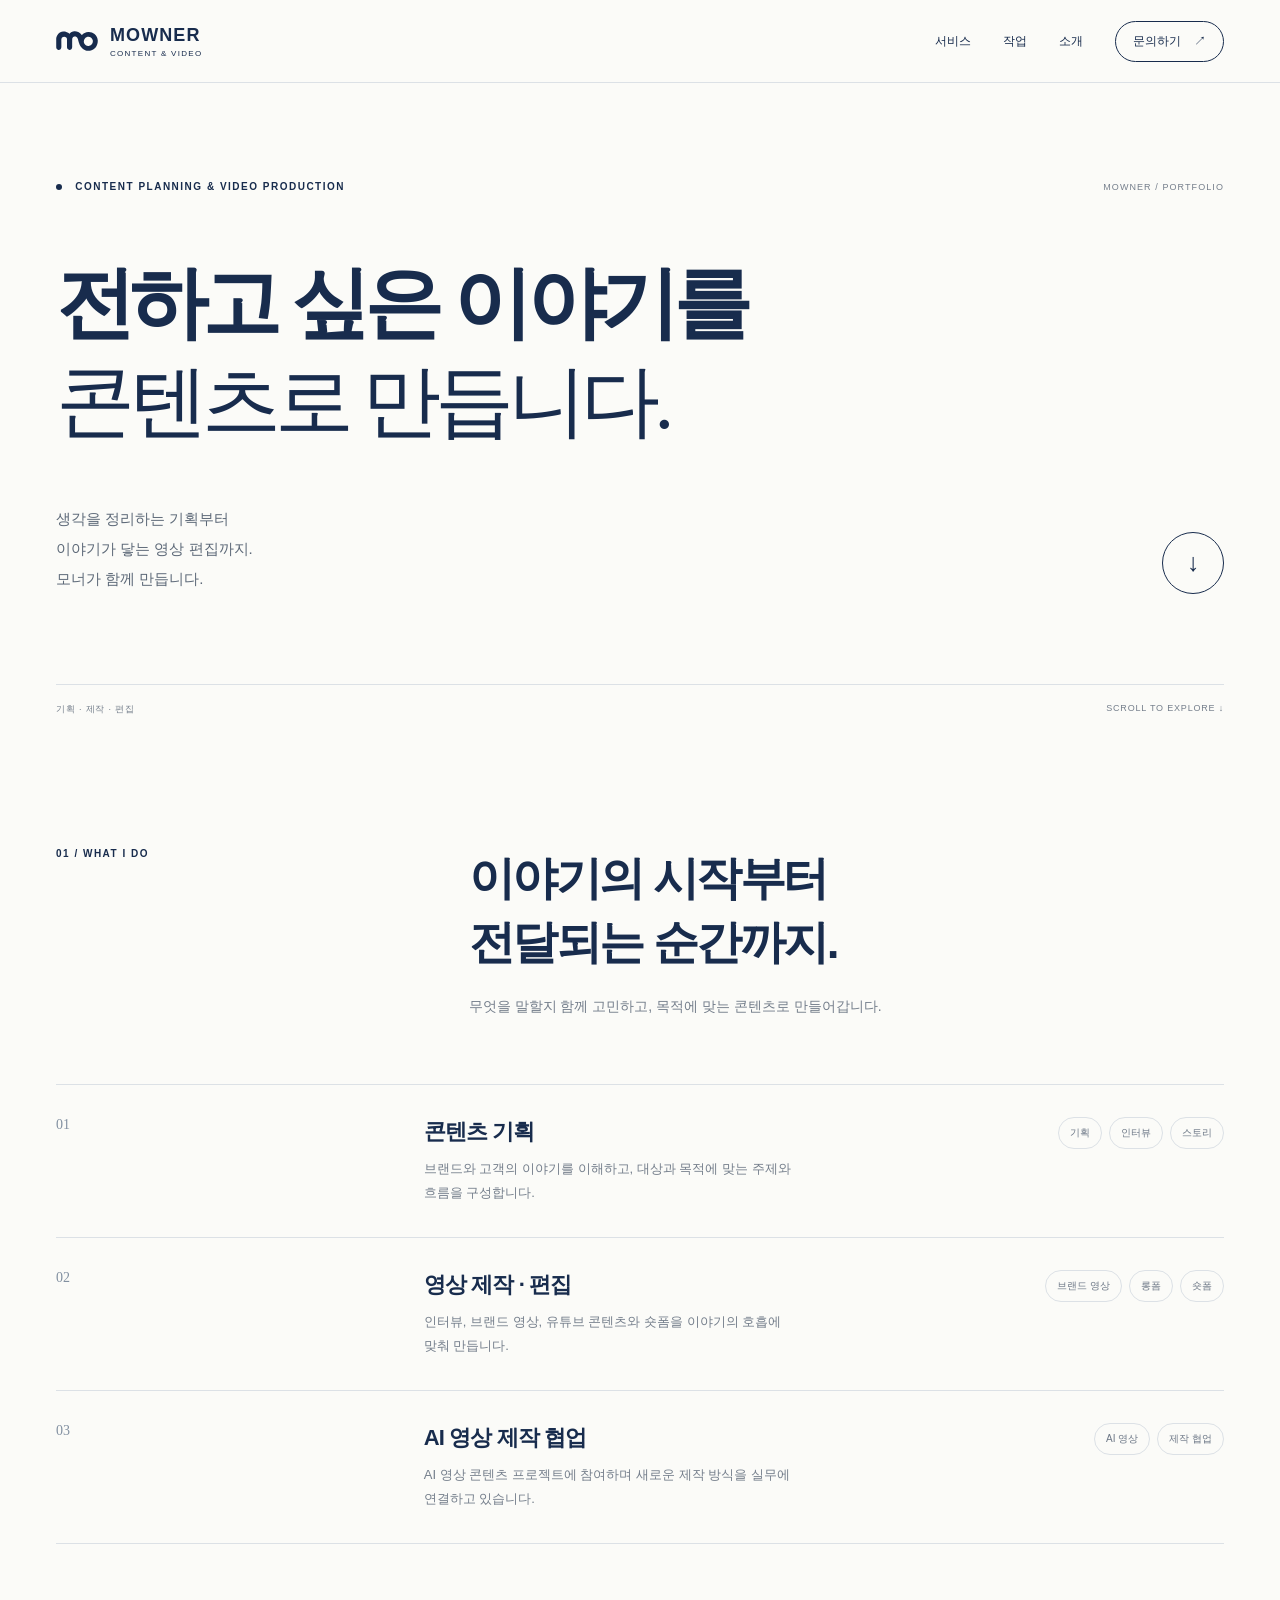
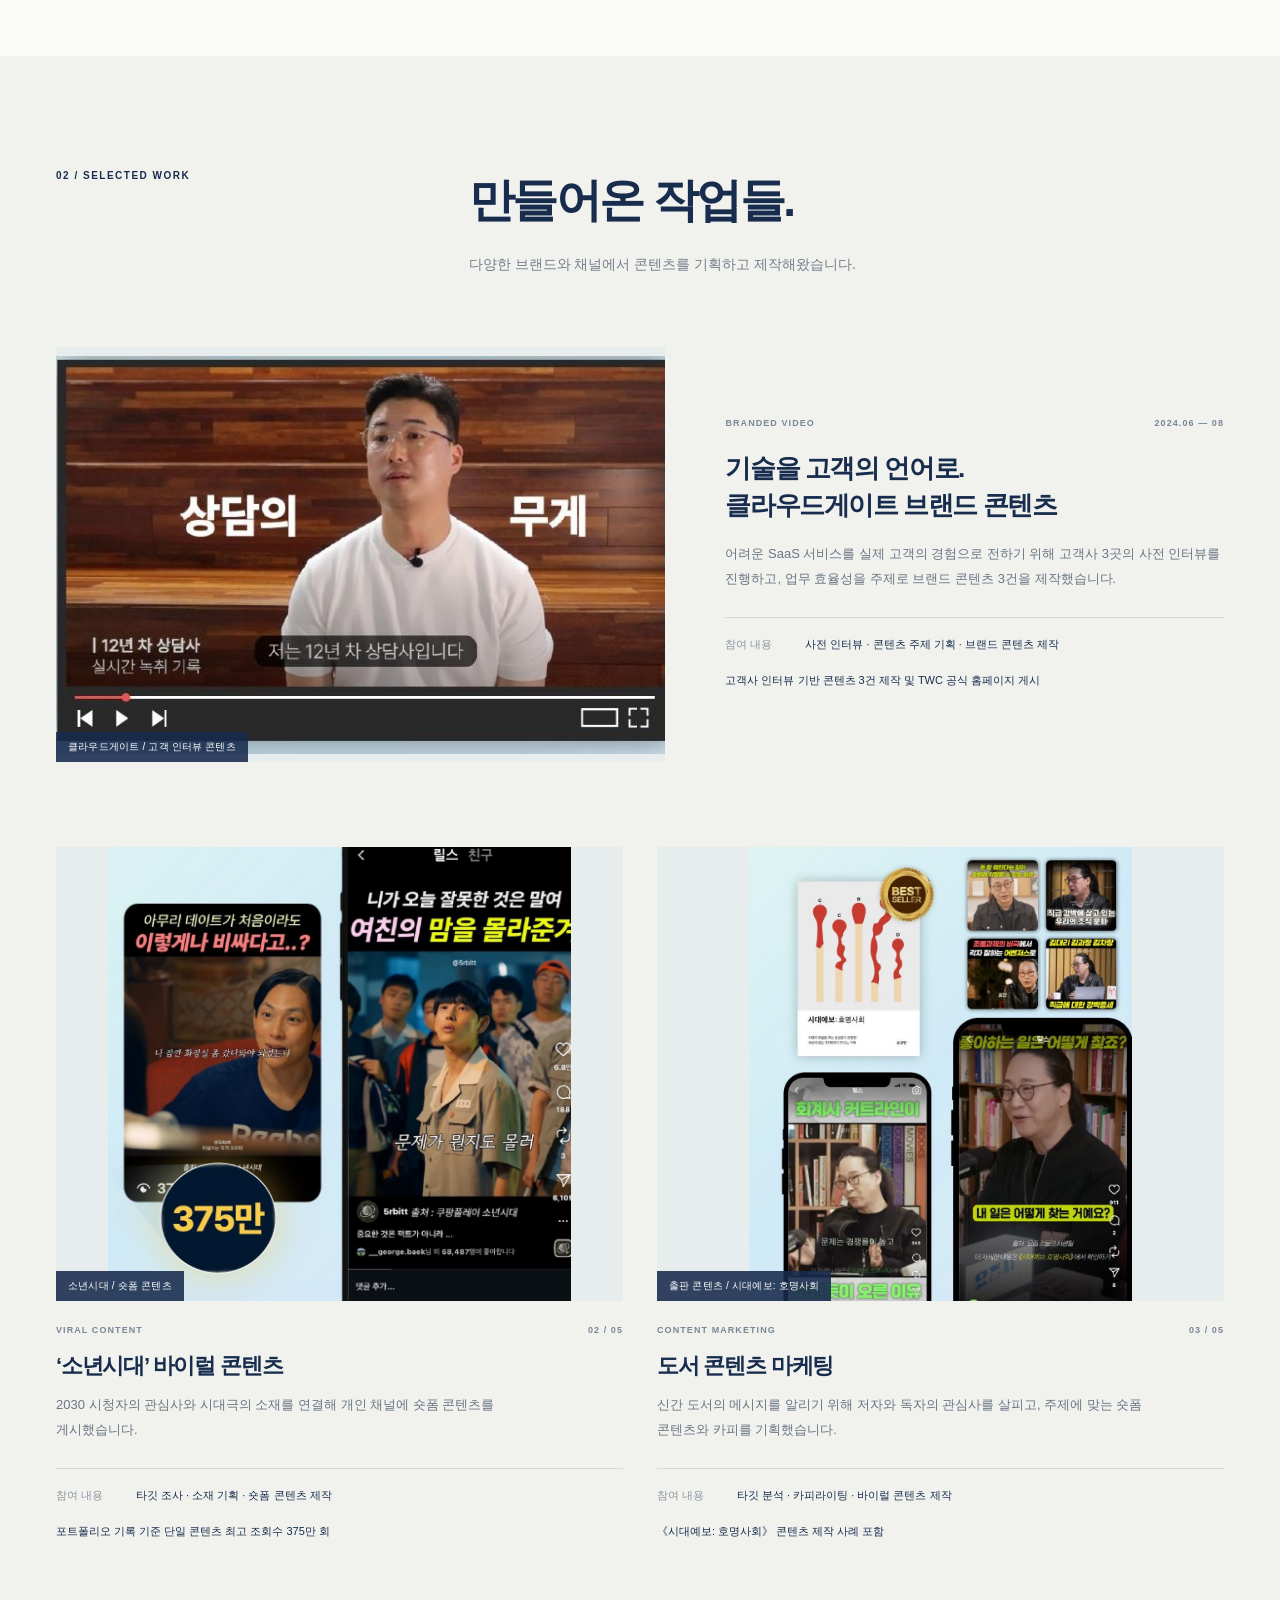
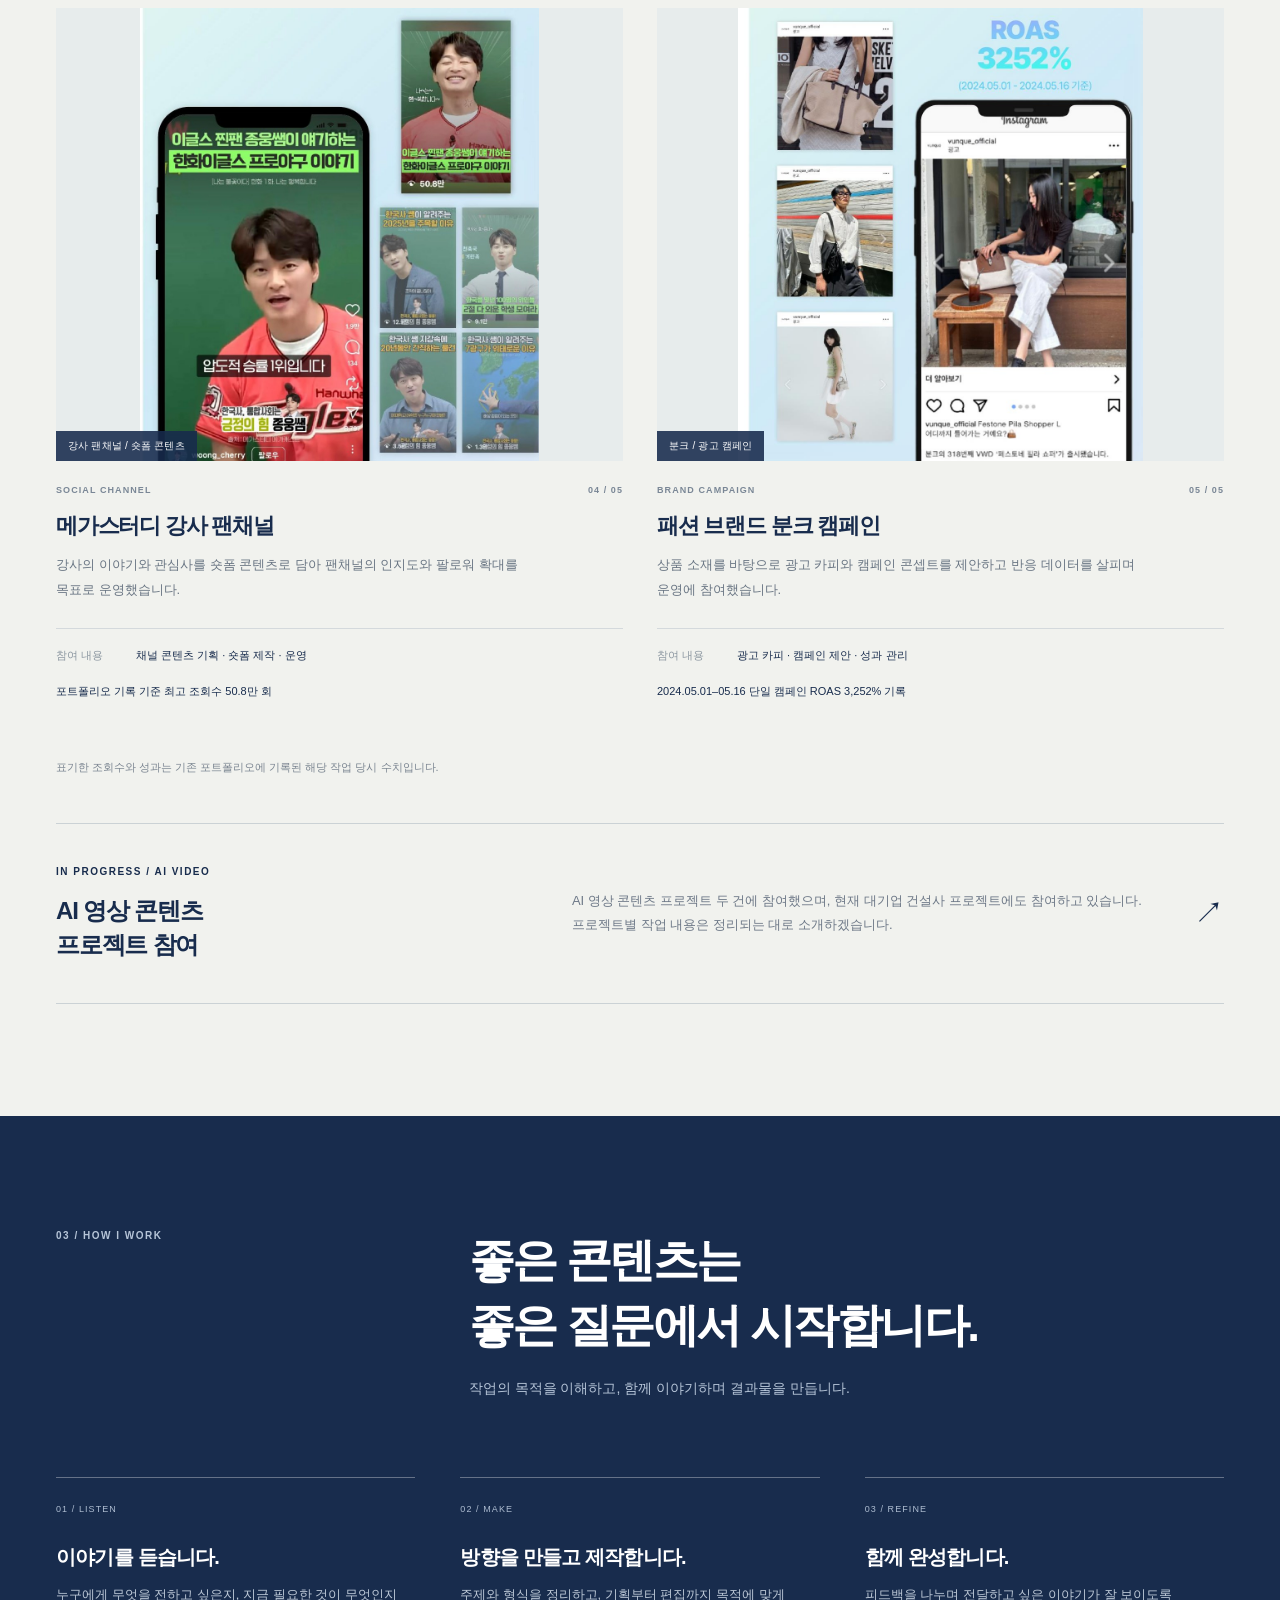
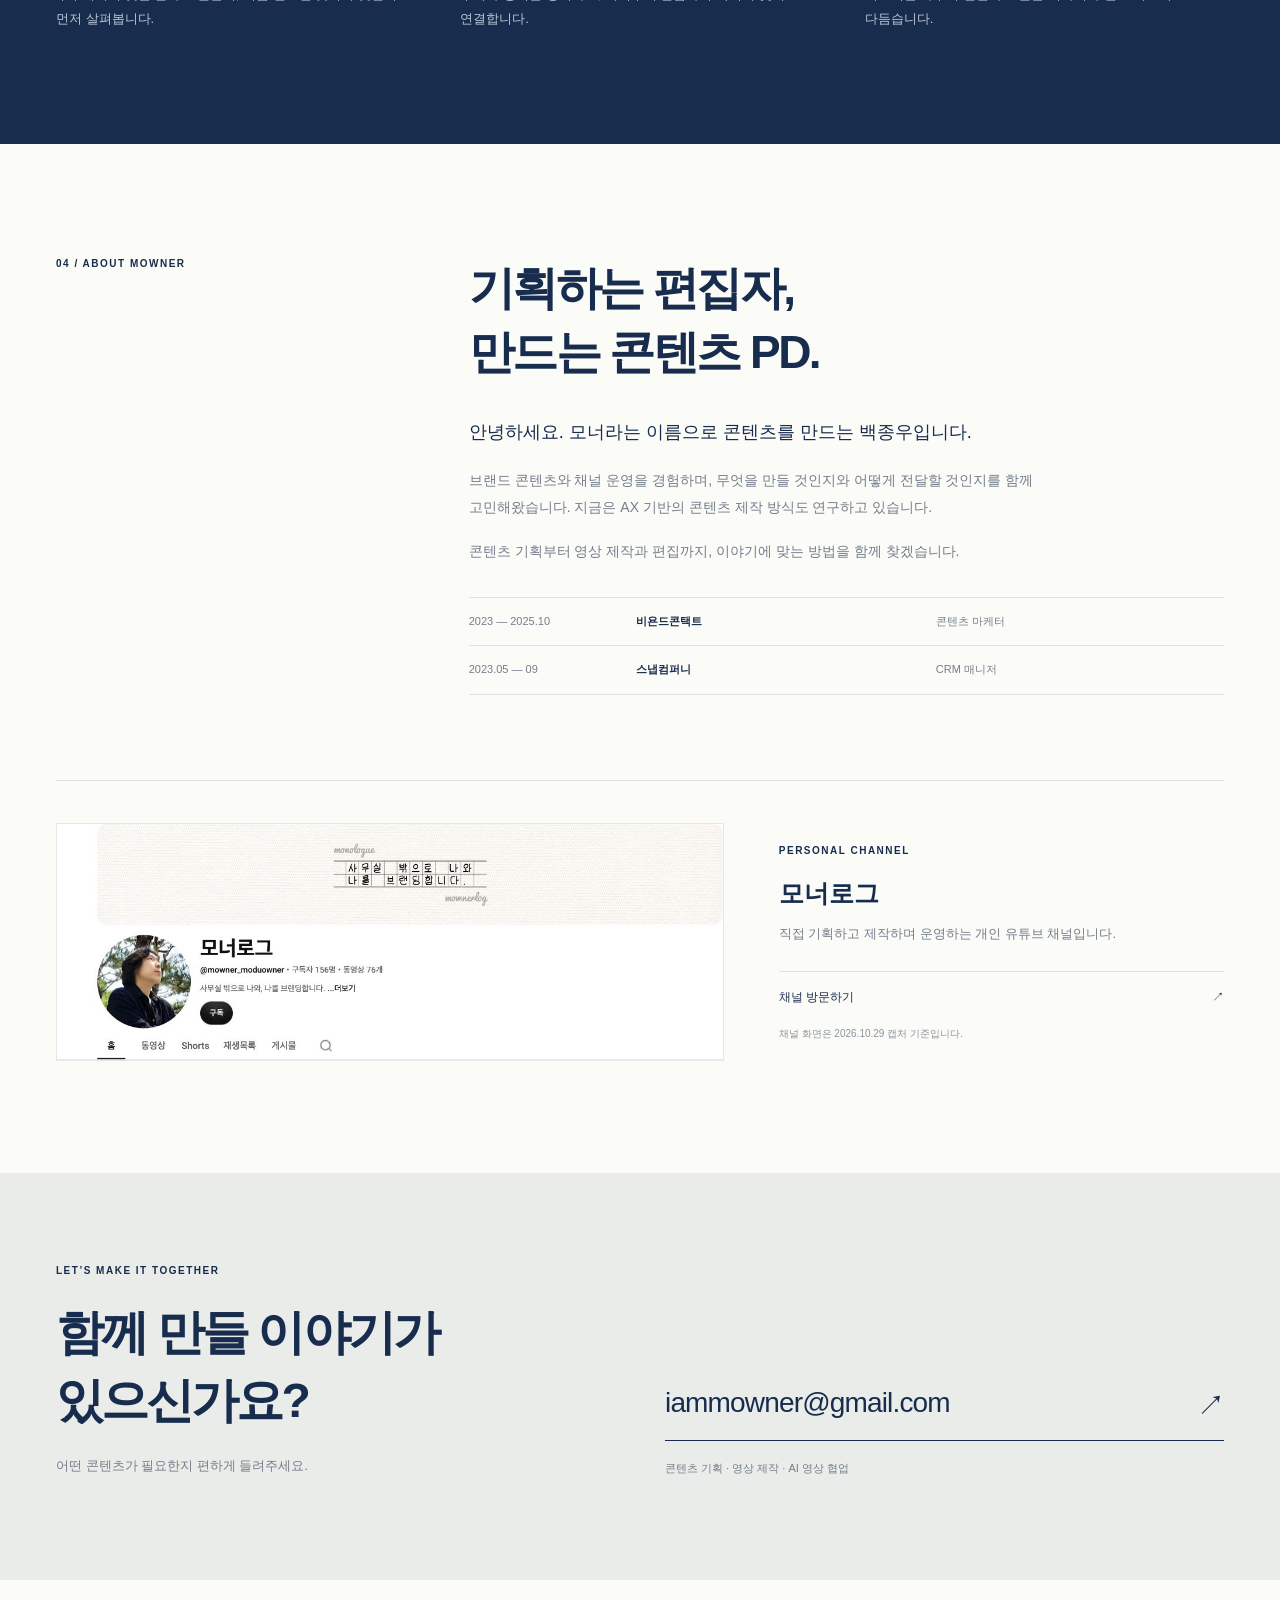
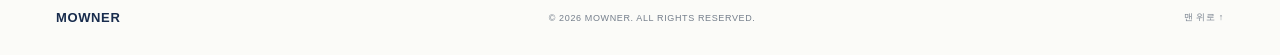
<file: index.html>
<!doctype html>
<html lang="ko">
<head>
<meta charset="utf-8"><meta name="viewport" content="width=device-width, initial-scale=1"><meta name="theme-color" content="#172b4d">
<title>모너 | 콘텐츠 기획부터 영상 제작까지</title>
<meta name="description" content="콘텐츠 기획과 영상 편집, 브랜드 콘텐츠 제작을 함께하는 모너의 작업과 협업 안내.">
<meta property="og:title" content="모너 | 생각을 콘텐츠로"><meta property="og:description" content="콘텐츠의 방향을 함께 찾고, 전하고 싶은 이야기를 영상으로 만듭니다."><meta property="og:type" content="website"><link rel="icon" href="mo.svg" type="image/svg+xml"><link rel="stylesheet" href="style.css">
</head>
<body><a class="skip" href="#main">본문으로 이동</a>
<header class="header"><div class="header-inner"><a class="brand" href="#top" aria-label="모너 홈"><img src="mo.svg" alt="" width="41" height="25"><span>MOWNER <small>CONTENT & VIDEO</small></span></a><nav aria-label="주요 메뉴"><a href="#services">서비스</a><a href="#work">작업</a><a href="#about">소개</a><a class="nav-contact" href="#contact">문의하기 <span>↗</span></a></nav></div></header>
<main id="main"><section class="hero wrap" id="top"><div class="hero-top"><p class="label"><span class="dot"></span> CONTENT PLANNING & VIDEO PRODUCTION</p><span class="hero-index">MOWNER / PORTFOLIO</span></div><h1>전하고 싶은 이야기를<br><span>콘텐츠로 만듭니다.</span></h1><div class="hero-bottom"><p>생각을 정리하는 기획부터<br>이야기가 닿는 영상 편집까지.<br>모너가 함께 만듭니다.</p><a class="circle-arrow" href="#services" aria-label="서비스 살펴보기">↓</a></div><div class="hero-line"><span>기획 · 제작 · 편집</span><span>SCROLL TO EXPLORE ↓</span></div></section>
<section class="services wrap section" id="services"><div class="section-intro"><p class="label">01 / WHAT I DO</p><div><h2>이야기의 시작부터<br>전달되는 순간까지.</h2><p>무엇을 말할지 함께 고민하고, 목적에 맞는 콘텐츠로 만들어갑니다.</p></div></div><div class="service-list"><article><div class="service-num">01</div><div><h3>콘텐츠 기획</h3><p>브랜드와 고객의 이야기를 이해하고, 대상과 목적에 맞는 주제와 흐름을 구성합니다.</p></div><div class="tags"><span>기획</span><span>인터뷰</span><span>스토리</span></div></article><article><div class="service-num">02</div><div><h3>영상 제작 · 편집</h3><p>인터뷰, 브랜드 영상, 유튜브 콘텐츠와 숏폼을 이야기의 호흡에 맞춰 만듭니다.</p></div><div class="tags"><span>브랜드 영상</span><span>롱폼</span><span>숏폼</span></div></article><article><div class="service-num">03</div><div><h3>AI 영상 제작 협업</h3><p>AI 영상 콘텐츠 프로젝트에 참여하며 새로운 제작 방식을 실무에 연결하고 있습니다.</p></div><div class="tags"><span>AI 영상</span><span>제작 협업</span></div></article></div></section>
<section class="work section" id="work"><div class="wrap"><div class="section-intro"><p class="label">02 / SELECTED WORK</p><div><h2>만들어온 작업들.</h2><p>다양한 브랜드와 채널에서 콘텐츠를 기획하고 제작해왔습니다.</p></div></div>
<article class="case case-feature"><figure class="project-image project-image-feature"><img src="work-cloudgate.jpg" alt="클라우드게이트 고객 인터뷰 영상의 한 장면" loading="lazy"><figcaption>클라우드게이트 / 고객 인터뷰 콘텐츠</figcaption></figure><div class="case-body"><div class="case-meta"><span>BRANDED VIDEO</span><span>2024.06 — 08</span></div><h3>기술을 고객의 언어로.<br>클라우드게이트 브랜드 콘텐츠</h3><p>어려운 SaaS 서비스를 실제 고객의 경험으로 전하기 위해 고객사 3곳의 사전 인터뷰를 진행하고, 업무 효율성을 주제로 브랜드 콘텐츠 3건을 제작했습니다.</p><div class="case-role"><span>참여 내용</span><strong>사전 인터뷰 · 콘텐츠 주제 기획 · 브랜드 콘텐츠 제작</strong></div><p class="case-result">고객사 인터뷰 기반 콘텐츠 3건 제작 및 TWC 공식 홈페이지 게시</p></div></article>
<div class="case-grid"><article class="case-card"><figure class="project-image"><img src="work-boyhood.jpg" alt="소년시대 숏폼 콘텐츠 화면과 당시 조회수" loading="lazy"><figcaption>소년시대 / 숏폼 콘텐츠</figcaption></figure><div class="card-body"><div class="case-meta"><span>VIRAL CONTENT</span><span>02 / 05</span></div><h3>‘소년시대’ 바이럴 콘텐츠</h3><p>2030 시청자의 관심사와 시대극의 소재를 연결해 개인 채널에 숏폼 콘텐츠를 게시했습니다.</p><div class="case-role"><span>참여 내용</span><strong>타깃 조사 · 소재 기획 · 숏폼 콘텐츠 제작</strong></div><p class="case-result">포트폴리오 기록 기준 단일 콘텐츠 최고 조회수 375만 회</p></div></article>
<article class="case-card"><figure class="project-image"><img src="work-books.jpg" alt="시대예보 호명사회 도서와 홍보 콘텐츠 화면" loading="lazy"><figcaption>출판 콘텐츠 / 시대예보: 호명사회</figcaption></figure><div class="card-body"><div class="case-meta"><span>CONTENT MARKETING</span><span>03 / 05</span></div><h3>도서 콘텐츠 마케팅</h3><p>신간 도서의 메시지를 알리기 위해 저자와 독자의 관심사를 살피고, 주제에 맞는 숏폼 콘텐츠와 카피를 기획했습니다.</p><div class="case-role"><span>참여 내용</span><strong>타깃 분석 · 카피라이팅 · 바이럴 콘텐츠 제작</strong></div><p class="case-result">《시대예보: 호명사회》 콘텐츠 제작 사례 포함</p></div></article>
<article class="case-card"><figure class="project-image"><img src="work-channel.jpg" alt="메가스터디 강사 팬채널 숏폼 콘텐츠 화면" loading="lazy"><figcaption>강사 팬채널 / 숏폼 콘텐츠</figcaption></figure><div class="card-body"><div class="case-meta"><span>SOCIAL CHANNEL</span><span>04 / 05</span></div><h3>메가스터디 강사 팬채널</h3><p>강사의 이야기와 관심사를 숏폼 콘텐츠로 담아 팬채널의 인지도와 팔로워 확대를 목표로 운영했습니다.</p><div class="case-role"><span>참여 내용</span><strong>채널 콘텐츠 기획 · 숏폼 제작 · 운영</strong></div><p class="case-result">포트폴리오 기록 기준 최고 조회수 50.8만 회</p></div></article>
<article class="case-card"><figure class="project-image"><img src="work-vunque.jpg" alt="분크 패션 브랜드 캠페인 광고 화면과 당시 성과" loading="lazy"><figcaption>분크 / 광고 캠페인</figcaption></figure><div class="card-body"><div class="case-meta"><span>BRAND CAMPAIGN</span><span>05 / 05</span></div><h3>패션 브랜드 분크 캠페인</h3><p>상품 소재를 바탕으로 광고 카피와 캠페인 콘셉트를 제안하고 반응 데이터를 살피며 운영에 참여했습니다.</p><div class="case-role"><span>참여 내용</span><strong>광고 카피 · 캠페인 제안 · 성과 관리</strong></div><p class="case-result">2024.05.01–05.16 단일 캠페인 ROAS 3,252% 기록</p></div></article></div>
<p class="work-disclaimer">표기한 조회수와 성과는 기존 포트폴리오에 기록된 해당 작업 당시 수치입니다.</p>
<div class="ai-feature"><div><p class="label">IN PROGRESS / AI VIDEO</p><h3>AI 영상 콘텐츠<br>프로젝트 참여</h3></div><p>AI 영상 콘텐츠 프로젝트 두 건에 참여했으며, 현재 대기업 건설사 프로젝트에도 참여하고 있습니다. 프로젝트별 작업 내용은 정리되는 대로 소개하겠습니다.</p><span class="ai-mark" aria-hidden="true">↗</span></div></div></section>
<section class="approach section" id="approach"><div class="wrap"><div class="section-intro"><p class="label">03 / HOW I WORK</p><div><h2>좋은 콘텐츠는<br>좋은 질문에서 시작합니다.</h2><p>작업의 목적을 이해하고, 함께 이야기하며 결과물을 만듭니다.</p></div></div><div class="steps"><article><span>01 / LISTEN</span><h3>이야기를 듣습니다.</h3><p>누구에게 무엇을 전하고 싶은지, 지금 필요한 것이 무엇인지 먼저 살펴봅니다.</p></article><article><span>02 / MAKE</span><h3>방향을 만들고 제작합니다.</h3><p>주제와 형식을 정리하고, 기획부터 편집까지 목적에 맞게 연결합니다.</p></article><article><span>03 / REFINE</span><h3>함께 완성합니다.</h3><p>피드백을 나누며 전달하고 싶은 이야기가 잘 보이도록 다듬습니다.</p></article></div></div></section>
<section class="about section wrap" id="about"><div class="section-intro"><p class="label">04 / ABOUT MOWNER</p><div><h2>기획하는 편집자,<br>만드는 콘텐츠 PD.</h2><p class="about-lead">안녕하세요. 모너라는 이름으로 콘텐츠를 만드는 백종우입니다.</p><p>브랜드 콘텐츠와 채널 운영을 경험하며, 무엇을 만들 것인지와 어떻게 전달할 것인지를 함께 고민해왔습니다. 지금은 AX 기반의 콘텐츠 제작 방식도 연구하고 있습니다.</p><p>콘텐츠 기획부터 영상 제작과 편집까지, 이야기에 맞는 방법을 함께 찾겠습니다.</p><div class="career-list"><div><span>2023 — 2025.10</span><strong>비욘드콘택트</strong><span>콘텐츠 마케터</span></div><div><span>2023.05 — 09</span><strong>스냅컴퍼니</strong><span>CRM 매니저</span></div></div></div></div><div class="channel"><a href="https://www.youtube.com/@mowner_moduowner" target="_blank" rel="noopener noreferrer" aria-label="모너로그 유튜브 채널 열기"><img src="channel-capture.png" alt="모너로그 유튜브 채널 화면. 2026년 10월 29일 캡처" loading="lazy"></a><div><p class="label">PERSONAL CHANNEL</p><h3>모너로그</h3><p>직접 기획하고 제작하며 운영하는 개인 유튜브 채널입니다.</p><a class="text-link" href="https://www.youtube.com/@mowner_moduowner" target="_blank" rel="noopener noreferrer">채널 방문하기 <span>↗</span></a><small>채널 화면은 2026.10.29 캡처 기준입니다.</small></div></div></section>
<section class="contact" id="contact"><div class="wrap contact-inner"><div><p class="label">LET’S MAKE IT TOGETHER</p><h2>함께 만들 이야기가<br>있으신가요?</h2><p>어떤 콘텐츠가 필요한지 편하게 들려주세요.</p></div><div class="contact-action"><a href="mailto:iammowner@gmail.com">iammowner@gmail.com <span>↗</span></a><p>콘텐츠 기획 · 영상 제작 · AI 영상 협업</p></div></div></section></main>
<footer class="wrap footer"><a href="#top">MOWNER</a><span>© <span id="year">2026</span> MOWNER. ALL RIGHTS RESERVED.</span><a href="#top">맨 위로 ↑</a></footer><script src="script.js"></script></body></html>
</file>
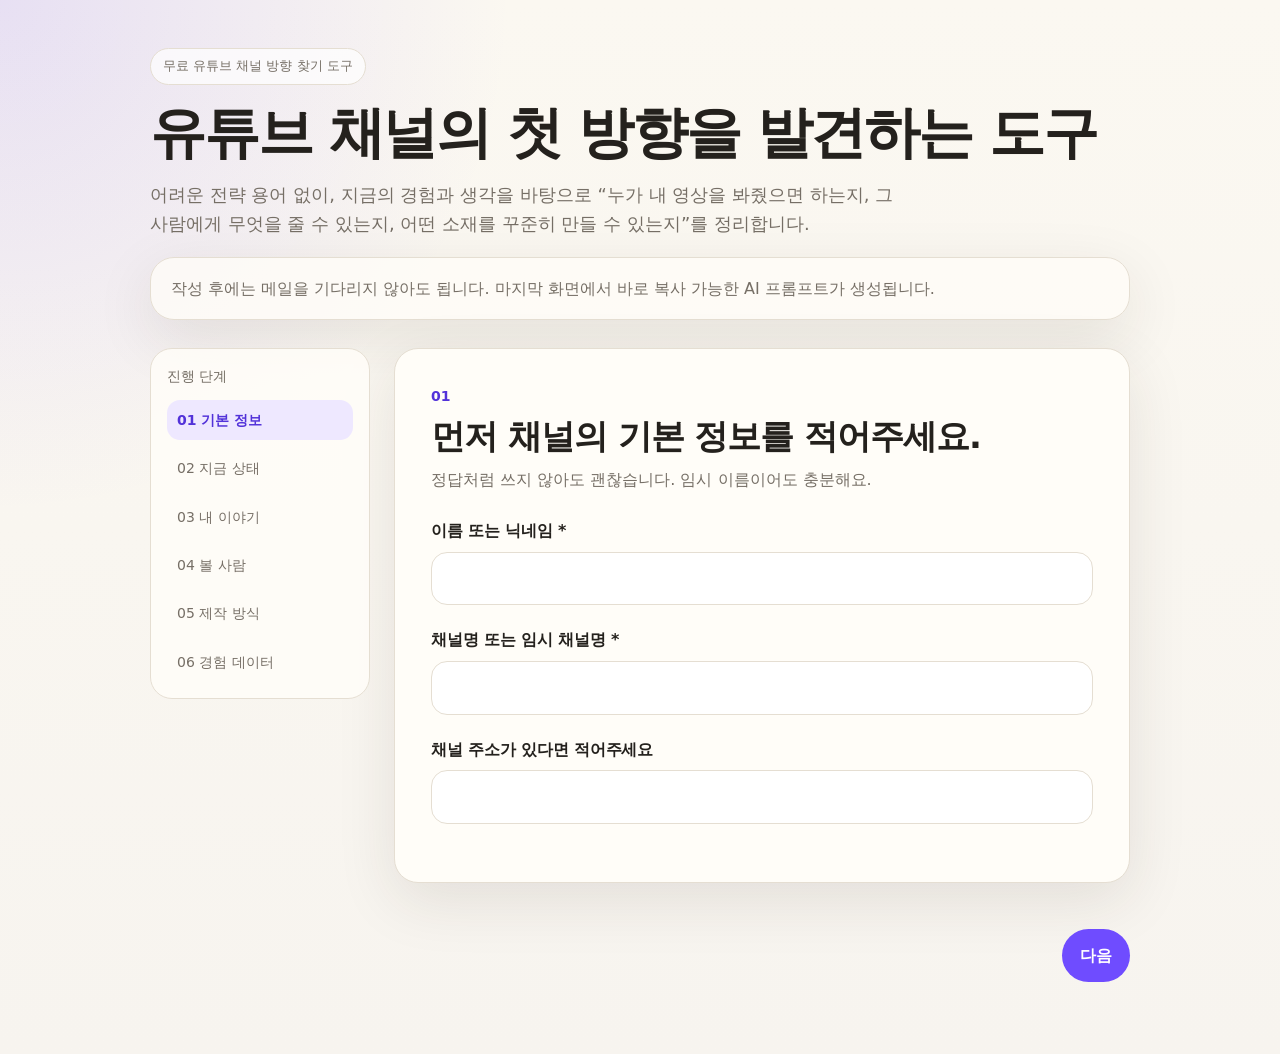
<file: topic-planner/index.html>
<!doctype html>
<html lang="ko">
<head>
  <meta charset="utf-8">
  <meta name="viewport" content="width=device-width, initial-scale=1">
  <title>유튜브 채널 첫 방향 발견 도구</title>
  <style>
    :root {
      --bg: #f7f4ef;
      --paper: #fffdf8;
      --ink: #24211d;
      --muted: #766f66;
      --line: #e5ded2;
      --accent: #6f4cff;
      --accent-dark: #5232d9;
      --soft: #eee8ff;
      --danger: #b5483c;
      --shadow: 0 18px 60px rgba(52, 42, 28, .10);
      --radius: 24px;
    }

    * { box-sizing: border-box; }

    body {
      margin: 0;
      font-family: ui-sans-serif, system-ui, -apple-system, BlinkMacSystemFont, "Apple SD Gothic Neo", "Noto Sans KR", "Segoe UI", sans-serif;
      color: var(--ink);
      background:
        radial-gradient(circle at top left, rgba(111, 76, 255, .14), transparent 32rem),
        linear-gradient(180deg, #fbf8f1 0%, var(--bg) 100%);
      line-height: 1.6;
    }

    .wrap {
      width: min(980px, calc(100% - 32px));
      margin: 0 auto;
      padding: 48px 0 72px;
    }

    .hero {
      display: grid;
      gap: 18px;
      margin-bottom: 28px;
    }

    .eyebrow {
      display: inline-flex;
      width: fit-content;
      padding: 7px 12px;
      border: 1px solid var(--line);
      border-radius: 999px;
      background: rgba(255,255,255,.72);
      color: var(--muted);
      font-size: 13px;
    }

    h1 {
      margin: 0;
      font-size: clamp(32px, 5vw, 56px);
      line-height: 1.08;
      letter-spacing: -.04em;
    }

    .lead {
      max-width: 760px;
      margin: 0;
      color: var(--muted);
      font-size: 18px;
    }

    .notice {
      border: 1px solid var(--line);
      border-radius: var(--radius);
      background: rgba(255,253,248,.78);
      padding: 18px 20px;
      color: var(--muted);
      box-shadow: var(--shadow);
    }

    .layout {
      display: grid;
      grid-template-columns: 220px 1fr;
      gap: 24px;
      align-items: start;
      margin-top: 28px;
    }

    .progress {
      position: sticky;
      top: 18px;
      border: 1px solid var(--line);
      border-radius: 22px;
      background: rgba(255,253,248,.86);
      padding: 16px;
    }

    .progress-title {
      margin: 0 0 12px;
      font-size: 14px;
      color: var(--muted);
    }

    .steps {
      display: grid;
      gap: 8px;
      margin: 0;
      padding: 0;
      list-style: none;
    }

    .steps li {
      padding: 9px 10px;
      border-radius: 13px;
      color: var(--muted);
      font-size: 14px;
    }

    .steps li.active {
      background: var(--soft);
      color: var(--accent-dark);
      font-weight: 700;
    }

    form {
      display: grid;
      gap: 18px;
    }

    section.card {
      display: none;
      border: 1px solid var(--line);
      border-radius: var(--radius);
      background: var(--paper);
      padding: clamp(22px, 4vw, 36px);
      box-shadow: var(--shadow);
    }

    section.card.active { display: block; }

    .section-kicker {
      margin: 0 0 8px;
      color: var(--accent-dark);
      font-size: 14px;
      font-weight: 800;
    }

    h2 {
      margin: 0 0 10px;
      font-size: clamp(23px, 3vw, 34px);
      letter-spacing: -.03em;
      line-height: 1.2;
    }

    .section-desc {
      margin: 0 0 26px;
      color: var(--muted);
    }

    .field {
      display: grid;
      gap: 8px;
      margin: 22px 0;
    }

    label {
      font-weight: 800;
      letter-spacing: -.01em;
    }

    .hint {
      margin: 0;
      color: var(--muted);
      font-size: 14px;
    }

    input[type="text"], textarea, select {
      width: 100%;
      border: 1px solid var(--line);
      border-radius: 16px;
      background: #fff;
      color: var(--ink);
      font: inherit;
      padding: 13px 15px;
      outline: none;
      transition: border .2s, box-shadow .2s;
    }

    textarea {
      min-height: 118px;
      resize: vertical;
    }

    input:focus, textarea:focus, select:focus {
      border-color: var(--accent);
      box-shadow: 0 0 0 4px rgba(111, 76, 255, .12);
    }

    .choice-grid {
      display: grid;
      gap: 10px;
    }

    .choice {
      display: flex;
      gap: 10px;
      align-items: flex-start;
      padding: 12px 13px;
      border: 1px solid var(--line);
      border-radius: 15px;
      background: #fff;
      cursor: pointer;
    }

    .choice input { margin-top: 5px; }

    .nav {
      display: flex;
      justify-content: space-between;
      gap: 12px;
      margin-top: 28px;
    }

    button {
      border: 0;
      border-radius: 999px;
      padding: 13px 18px;
      font: inherit;
      font-weight: 800;
      cursor: pointer;
    }

    .primary {
      background: var(--accent);
      color: #fff;
    }

    .primary:hover { background: var(--accent-dark); }

    .secondary {
      background: #fff;
      color: var(--ink);
      border: 1px solid var(--line);
    }

    .error {
      display: none;
      margin-top: 14px;
      color: var(--danger);
      font-weight: 700;
    }

    .result {
      display: none;
      margin-top: 28px;
      border: 1px solid var(--line);
      border-radius: var(--radius);
      background: var(--paper);
      padding: clamp(22px, 4vw, 36px);
      box-shadow: var(--shadow);
    }

    .result.active { display: block; }

    .result-actions {
      display: flex;
      flex-wrap: wrap;
      gap: 10px;
      margin: 18px 0;
    }

    pre {
      max-height: 520px;
      overflow: auto;
      white-space: pre-wrap;
      word-break: keep-all;
      border: 1px solid var(--line);
      border-radius: 18px;
      background: #17151f;
      color: #f7f0df;
      padding: 18px;
      font-size: 14px;
      line-height: 1.65;
    }

    .toast {
      min-height: 24px;
      color: var(--accent-dark);
      font-weight: 800;
    }

    @media (max-width: 760px) {
      .layout { grid-template-columns: 1fr; }
      .progress { position: static; }
      .steps { grid-template-columns: repeat(2, 1fr); }
    }
  </style>
</head>
<body>
  <main class="wrap">
    <div class="hero">
      <span class="eyebrow">무료 유튜브 채널 방향 찾기 도구</span>
      <h1>유튜브 채널의 첫 방향을 발견하는 도구</h1>
      <p class="lead">어려운 전략 용어 없이, 지금의 경험과 생각을 바탕으로 “누가 내 영상을 봐줬으면 하는지, 그 사람에게 무엇을 줄 수 있는지, 어떤 소재를 꾸준히 만들 수 있는지”를 정리합니다.</p>
      <div class="notice">작성 후에는 메일을 기다리지 않아도 됩니다. 마지막 화면에서 바로 복사 가능한 AI 프롬프트가 생성됩니다.</div>
    </div>

    <div class="layout">
      <aside class="progress" aria-label="진행 단계">
        <p class="progress-title">진행 단계</p>
        <ol class="steps" id="steps"></ol>
      </aside>

      <div>
        <form id="plannerForm">
          <section class="card active" data-step="0" data-name="기본 정보">
            <p class="section-kicker">01</p>
            <h2>먼저 채널의 기본 정보를 적어주세요.</h2>
            <p class="section-desc">정답처럼 쓰지 않아도 괜찮습니다. 임시 이름이어도 충분해요.</p>

            <div class="field">
              <label for="name">이름 또는 닉네임 *</label>
              <input id="name" name="이름 또는 닉네임" type="text" required>
            </div>

            <div class="field">
              <label for="channelName">채널명 또는 임시 채널명 *</label>
              <input id="channelName" name="채널명 또는 임시 채널명" type="text" required>
            </div>

            <div class="field">
              <label for="channelUrl">채널 주소가 있다면 적어주세요</label>
              <input id="channelUrl" name="채널 주소" type="text">
            </div>
          </section>

          <section class="card" data-step="1" data-name="지금 상태">
            <p class="section-kicker">02</p>
            <h2>지금 유튜브를 하려는 이유와 상태를 봅니다.</h2>
            <p class="section-desc">목적을 하나로 고르지 않아도 됩니다. 지금 마음에 가까운 말을 그대로 적어주세요.</p>

            <div class="field">
              <label for="goal">유튜브를 통해 가장 얻고 싶은 것은 무엇인가요? *</label>
              <p class="hint">예: 내 생각과 경험을 기록하고 싶다 / 사람들에게 도움을 주고 싶다 / 특정 분야에서 기억되는 사람이 되고 싶다 / 일·협업 기회를 만들고 싶다 / 광고·협찬 수익을 만들고 싶다 / 내 상품·서비스·커뮤니티로 연결하고 싶다</p>
              <textarea id="goal" name="유튜브를 통해 가장 얻고 싶은 것" required></textarea>
            </div>

            <div class="field">
              <label for="mode">앞으로 어느 정도로 운영하고 싶나요? *</label>
              <select id="mode" name="운영 의도" required>
                <option value="">선택해주세요</option>
                <option>부담 없이 천천히 해보고 싶다</option>
                <option>정한 주기로 꾸준히 만들고 싶다</option>
                <option>장기적인 일이나 사업처럼 운영하고 싶다</option>
              </select>
            </div>

            <div class="field">
              <label for="videoCount">지금까지 공개한 영상은 몇 개인가요? *</label>
              <select id="videoCount" name="공개 영상 수" required>
                <option value="">선택해주세요</option>
                <option>0개</option>
                <option>1~10개</option>
                <option>11~30개</option>
                <option>31개 이상</option>
              </select>
            </div>

            <div class="field">
              <label for="blocker">지금 가장 막막한 것은 무엇인가요? *</label>
              <select id="blocker" name="지금 가장 막막한 것" required>
                <option value="">선택해주세요</option>
                <option>시작 자체가 어렵다</option>
                <option>어떤 사람이 봐줬으면 하는지 모르겠다</option>
                <option>어떤 영상을 만들어야 할지 모르겠다</option>
                <option>영상 만드는 시간이 너무 오래 걸린다</option>
                <option>조회수와 시청 시간이 낮다</option>
                <option>사람들이 다시 찾아오지 않는다</option>
                <option>나중에 수익이나 일로 어떻게 연결할지 모르겠다</option>
              </select>
            </div>

            <div class="field">
              <label for="time">일주일에 현실적으로 투자할 수 있는 시간은 어느 정도인가요? *</label>
              <select id="time" name="주간 투자 가능 시간" required>
                <option value="">선택해주세요</option>
                <option>3시간 미만</option>
                <option>3~6시간</option>
                <option>7~12시간</option>
                <option>13시간 이상</option>
              </select>
            </div>
          </section>

          <section class="card" data-step="2" data-name="내 이야기">
            <p class="section-kicker">03</p>
            <h2>내가 말할 수 있는 이야기를 찾습니다.</h2>
            <p class="section-desc">전문가일 필요는 없습니다. 직접 겪었거나, 해결했거나, 지금 해결 중인 문제가 좋은 출발점입니다.</p>

            <div class="field">
              <label for="pastSelf">지금의 내가 과거의 나에게 알려줄 수 있는 것은 무엇인가요? *</label>
              <textarea id="pastSelf" name="과거의 나에게 알려줄 수 있는 것" required></textarea>
            </div>

            <div class="field">
              <label for="problem">내가 직접 겪었거나, 해결했거나, 지금 해결 중인 문제는 무엇인가요? *</label>
              <textarea id="problem" name="직접 겪었거나 해결 중인 문제" required></textarea>
            </div>

            <div class="field">
              <label for="questions">사람들이 나에게 자주 물어보거나, 앞으로 물어볼 것 같은 주제는 무엇인가요?</label>
              <textarea id="questions" name="사람들이 물어볼 것 같은 주제"></textarea>
            </div>

            <div class="field">
              <label for="longTerm">2~3년 동안 계속 배우고 이야기해도 질리지 않을 분야는 무엇인가요? *</label>
              <textarea id="longTerm" name="오래 이야기할 수 있는 분야" required></textarea>
            </div>
          </section>

          <section class="card" data-step="3" data-name="볼 사람">
            <p class="section-kicker">04</p>
            <h2>내 영상을 봐줬으면 하는 사람을 그려봅니다.</h2>
            <p class="section-desc">이 문항은 어렵게 말하면 채널의 중심을 잡는 과정입니다. 하지만 여기서는 그냥 “내가 도울 사람”을 적으면 됩니다.</p>

            <div class="field">
              <label for="viewer">어떤 사람이 내 영상을 봐줬으면 하나요? *</label>
              <textarea id="viewer" name="내 영상을 봐줬으면 하는 사람" required></textarea>
            </div>

            <div class="field">
              <label for="viewerPain">그 사람은 지금 무엇 때문에 막막하거나 두려울까요? *</label>
              <textarea id="viewerPain" name="그 사람이 겪는 막막함" required></textarea>
            </div>

            <div class="field">
              <label for="change">내 영상을 보고 나면 그 사람에게 어떤 마음, 이해, 행동이 생겼으면 하나요? *</label>
              <textarea id="change" name="영상 이후 생기길 바라는 변화" required></textarea>
            </div>

            <div class="field">
              <label for="desiredReaction">시청자가 어떤 말을 남기면 “이 채널이 제대로 가고 있다”고 느낄까요?</label>
              <p class="hint">예: 덕분에 뭘 해야 할지 알겠어요 / 나만 이런 줄 알았는데 위로가 됐어요 / 바로 따라 해볼 수 있겠어요</p>
              <textarea id="desiredReaction" name="제대로 가고 있다고 느낄 시청자 반응"></textarea>
            </div>
          </section>

          <section class="card" data-step="4" data-name="제작 방식">
            <p class="section-kicker">05</p>
            <h2>현실적으로 만들 수 있는 방식을 고릅니다.</h2>
            <p class="section-desc">초기 채널 기획은 멋진 선언보다 지속 가능한 제작 방식이 더 중요합니다.</p>

            <div class="field">
              <label>내가 가장 자연스럽게 만들 수 있는 영상 방식은 무엇인가요? *</label>
              <div class="choice-grid" data-checkbox-group="제작 방식">
                <label class="choice"><input type="checkbox" name="제작 방식" value="카메라를 보고 설명하기"> 카메라를 보고 설명하기</label>
                <label class="choice"><input type="checkbox" name="제작 방식" value="일상과 과정을 기록하기"> 일상과 과정을 기록하기</label>
                <label class="choice"><input type="checkbox" name="제작 방식" value="자료와 사례 분석하기"> 자료와 사례 분석하기</label>
                <label class="choice"><input type="checkbox" name="제작 방식" value="직접 실험하고 결과 공개하기"> 직접 실험하고 결과 공개하기</label>
                <label class="choice"><input type="checkbox" name="제작 방식" value="인터뷰하기"> 인터뷰하기</label>
                <label class="choice"><input type="checkbox" name="제작 방식" value="얼굴 없이 내레이션하기"> 얼굴 없이 내레이션하기</label>
                <label class="choice"><input type="checkbox" name="제작 방식" value="아직 모르겠다"> 아직 모르겠다</label>
              </div>
            </div>

            <div class="field">
              <label for="avoidDirection">이 채널에서 절대 하고 싶지 않은 방향은 무엇인가요?</label>
              <p class="hint">예: 자극적인 수익 인증 / 무리한 자기계발 압박 / 전문 용어만 많은 설명 / 내 경험과 무관한 유행 따라가기</p>
              <textarea id="avoidDirection" name="절대 하고 싶지 않은 방향"></textarea>
            </div>
          </section>

          <section class="card" data-step="5" data-name="경험 데이터">
            <p class="section-kicker">06</p>
            <h2>이미 올린 영상이 있다면 단서를 적어주세요.</h2>
            <p class="section-desc">아직 영상이 없다면 비워둬도 됩니다. 이 단계는 기존 데이터가 있는 사람을 위한 보너스 질문입니다.</p>

            <div class="field">
              <label for="bestVideo">가장 반응이 좋았던 영상과, 그 이유에 대한 내 생각</label>
              <textarea id="bestVideo" name="가장 반응이 좋았던 영상"></textarea>
            </div>

            <div class="field">
              <label for="comment">가장 구체적인 도움, 공감, 응원이 담긴 댓글이나 반응</label>
              <textarea id="comment" name="구체적인 댓글 또는 반응"></textarea>
            </div>

            <div class="field">
              <label for="naturalVideo">만들면서 가장 자연스럽거나 즐거웠던 영상</label>
              <textarea id="naturalVideo" name="자연스럽거나 즐거웠던 영상"></textarea>
            </div>

            <div class="field">
              <label for="weakVideo">기대보다 반응이 약했던 영상과, 그 이유에 대한 내 생각</label>
              <textarea id="weakVideo" name="반응이 약했던 영상"></textarea>
            </div>
          </section>

          <p class="error" id="errorText">필수 문항을 먼저 채워주세요.</p>

          <div class="nav">
            <button type="button" class="secondary" id="prevBtn">이전</button>
            <button type="button" class="primary" id="nextBtn">다음</button>
          </div>
        </form>

        <section class="result" id="result">
          <p class="section-kicker">완료</p>
          <h2>복사해서 AI에 붙여넣을 프롬프트가 준비됐습니다.</h2>
          <p class="section-desc">아래 내용을 통째로 복사해서 ChatGPT, Claude, Gemini 등에 붙여넣으세요. 그러면 채널 방향성, 콘텐츠 소재 제안, 제작 원칙, 마무리 설계를 만들 수 있습니다.</p>
          <div class="result-actions">
            <button class="primary" type="button" id="copyBtn">전체 프롬프트 복사하기</button>
            <button class="secondary" type="button" id="downloadBtn">텍스트 파일로 저장</button>
            <button class="secondary" type="button" id="editBtn">답변 수정하기</button>
          </div>
          <div class="toast" id="toast"></div>
          <pre id="promptOutput"></pre>
        </section>
      </div>
    </div>
  </main>

  <script>
    const cards = [...document.querySelectorAll('.card')];
    const steps = document.querySelector('#steps');
    const prevBtn = document.querySelector('#prevBtn');
    const nextBtn = document.querySelector('#nextBtn');
    const errorText = document.querySelector('#errorText');
    const form = document.querySelector('#plannerForm');
    const result = document.querySelector('#result');
    const output = document.querySelector('#promptOutput');
    const toast = document.querySelector('#toast');
    let current = 0;
    let generatedPrompt = '';

    cards.forEach((card, index) => {
      const li = document.createElement('li');
      li.textContent = `${String(index + 1).padStart(2, '0')} ${card.dataset.name}`;
      if (index === 0) li.classList.add('active');
      steps.appendChild(li);
    });

    function updateStep() {
      cards.forEach((card, index) => card.classList.toggle('active', index === current));
      [...steps.children].forEach((step, index) => step.classList.toggle('active', index === current));
      prevBtn.style.visibility = current === 0 ? 'hidden' : 'visible';
      nextBtn.textContent = current === cards.length - 1 ? '프롬프트 만들기' : '다음';
      errorText.style.display = 'none';
      window.scrollTo({ top: 0, behavior: 'smooth' });
    }

    function validateCurrent() {
      const required = [...cards[current].querySelectorAll('[required]')];
      const empty = required.find(el => !String(el.value || '').trim());
      const checkboxGroup = cards[current].querySelector('[data-checkbox-group]');
      const checkboxEmpty = checkboxGroup && !checkboxGroup.querySelector('input:checked');
      if (empty || checkboxEmpty) {
        errorText.style.display = 'block';
        return false;
      }
      return true;
    }

    function collectAnswers() {
      const data = [];
      const elements = [...form.querySelectorAll('input[type="text"], textarea, select')];
      elements.forEach(el => {
        data.push({
          question: el.name,
          answer: String(el.value || '').trim() || '(응답 없음)'
        });
      });

      const checked = [...form.querySelectorAll('input[type="checkbox"]:checked')].map(el => el.value);
      data.push({
        question: '제작 방식',
        answer: checked.length ? checked.join(', ') : '(응답 없음)'
      });

      return data;
    }

    function answerBlock(answers) {
      return answers.map(item => `Q. ${item.question}\nA. ${item.answer}`).join('\n\n');
    }

    function getAnswer(answers, name) {
      const found = answers.find(item => item.question === name);
      return found ? found.answer : '';
    }

    function buildPrompt(answers) {
      const channelName = getAnswer(answers, '채널명 또는 임시 채널명') || '새 유튜브 채널';
      return [
`너는 유튜브를 처음 시작하거나 아직 방향이 선명하지 않은 사람을 돕는 채널 기획 도우미다.`,
`아래에는 사용자가 작성한 유튜브 채널 첫 방향 발견 도구의 답변이 있다.`,
``,
`중요한 원칙:`,
`- 결과물은 설문 답변을 정리하는 문서가 아니라, 채널 운영을 위한 기획 제안서여야 한다.`,
`- 설문 답변을 문항별로 요약하거나 그대로 다시 작성하지 마라. 답변의 의미를 해석하여 기획 판단과 실행 방향으로 변환하라.`,
`- 결과물 앞부분에서 가장 먼저 검증할 하나의 방향을 결론으로 제시하라. 여러 가능성을 모두 살리려 하지 말고, 나머지는 후순위 과제로 정리하라.`,
`- 결과물은 채널의 최종 전략이 아니라 초기 검증 전략이어야 한다. 확정된 근거와 앞으로 검증해야 할 가설을 명확히 구분하라.`,
`- 무엇부터 만들고, 무엇을 확인하며, 어떤 기준으로 다음 방향을 결정할지까지 실행 중심으로 제안하라.`,
`- 각 섹션은 설명보다 결정, 제안, 실행 기준을 중심으로 작성하라. 같은 내용을 표현만 바꿔 반복하지 말고, 앞에서 결정한 내용을 다음 섹션에서는 실행 방법이나 검증 기준으로 발전시켜라.`,
`- 초기에 집중할 콘텐츠 방향을 제안하고, 사용자가 장기간 콘텐츠를 이어갈 수 있는 소재 구조를 설계하라. 우선순위가 낮은 방향은 나중에 다룰 과제로 분리하라.`,
`- “꾸준히 하라”, “차별화를 만들어라”, “브랜딩을 강화하라”처럼 추상적인 조언으로 끝내지 말고, 바로 실행 가능한 행동과 판단 기준으로 구체화하라.`,
`- 어려운 전략 용어를 사용하지 마라. 특히 “니치”, “타깃”, “가치 제안”, “포지셔닝”, “콘텐츠 기둥” 같은 표현을 섹션 제목으로 사용하지 마라. 다만 내부적으로는 누가 보고, 무엇을 얻고, 왜 이 제작자가 말할 수 있으며, 어떤 콘텐츠를 지속적으로 만들 수 있는지까지 고려하여 전략을 설계하라.`,
`- 조회수, 수익, 성공을 보장하거나 단정적으로 표현하지 마라.`,
`- 최종 문서는 한국어로 작성하라.`,
`- 이 문서를 읽은 사용자는 다른 설명 없이도 첫 콘텐츠를 기획하고 제작을 시작할 수 있어야 한다.`,
``,
`기획 사고 순서:`,
`작성 전에 반드시 아래 순서로 설문 답변을 해석하라. 이 사고 과정 자체를 길게 출력하지 말고, 최종 기획안에 자연스럽게 반영하라.`,
``,
`1. 목적 해석`,
`사용자가 유튜브를 통해 얻고 싶은 것을 단순히 분류하지 말고, 기록 욕구, 사람을 돕고 싶은 마음, 기억되고 싶은 방향, 일·협업 기회, 콘텐츠 수익, 사업 연결 가능성이 어떤 비중으로 섞여 있는지 읽어라.`,
``,
`2. 가장 먼저 도울 사람 정의`,
`“내 영상을 봐줬으면 하는 사람”을 넓게 잡지 말고, 지금 가장 먼저 도움을 줄 수 있는 한 사람의 상황으로 구체화하라.`,
``,
`3. 그 사람이 겪는 문제 구체화`,
`그 사람이 겪는 어려움을 추상적인 고민으로 남기지 말고, 바로 콘텐츠 주제로 만들 수 있을 만큼 구체적으로 정의하라.`,
``,
`4. 채널이 반복해서 줄 경험 정의`,
`이 채널을 꾸준히 본 사람이 반복해서 얻게 될 마음, 이해, 변화 또는 행동을 한 문장으로 압축하라.`,
``,
`5. 제작자의 근거 연결`,
`제작자가 직접 겪었거나 해결하고 있는 경험, 과거의 자신에게 해주고 싶은 이야기, 오래 이야기할 수 있는 분야를 연결하여 왜 이 사람이 이 이야기를 할 수 있는지 판단하라.`,
``,
`6. 첫 검증 방향 결정`,
`여러 방향을 모두 제안하지 말고, 가장 먼저 검증할 하나의 방향을 선택하라. 선택 기준은 지금 만들기 쉽고, 시청자의 문제와 연결되며, 제작자가 오래 이야기할 수 있는가이다.`,
``,
`7. 지속 가능한 소재 구조 설계`,
`답변에서 반복적으로 확장될 수 있는 키워드, 질문, 고민, 감정, 경험을 묶어 장기간 이어갈 수 있는 콘텐츠 소재 구조를 설계하라.`,
``,
`8. 현실적인 제작 방식으로 조정`,
`사용자가 투자 가능한 시간과 자연스러운 제작 방식을 고려하여 현실적으로 지속 가능한 제작 범위와 업로드 방식을 제안하라.`,
``,
`9. 혼선 제거 및 초반 집중`,
`답변에 여러 정체성이나 방향이 섞여 있다면 모두 살리려 하지 말고, 초반에는 하나의 중심축에 집중하라. 우선순위가 낮은 방향은 나중에 확장할 과제로 분리하라.`,
``,
`10. 하지 않을 것 결정`,
`사용자의 목적, 제작 방식, 피하고 싶은 방향을 고려하여 초반에는 하지 않을 방향을 1~3가지 제안하라.`,
``,
`11. 근거와 가설 구분`,
`설문 답변에서 충분히 확인된 내용은 근거로 사용하고, 확신할 수 없는 부분은 단정하지 말고 “처음 콘텐츠를 만들며 검증할 가설”로 구분하라.`,
``,
`해석할 때 주의할 점:`,
`- 사용자의 답변이 추상적이어도 그럴듯하게 단정하지 마라.`,
`- 답변이 넓게 퍼져 있으면 가장 강한 연결고리 하나를 골라 첫 방향으로 제안하라.`,
`- 사용자가 초보자라면 “완성된 브랜드”가 아니라 “시작해볼 수 있는 방향”으로 제안하라.`,
`- 이미 영상 데이터가 없다면 시장성이나 성과를 단정하지 말고 소재 탐색과 작은 검증 기준을 더 중요하게 다뤄라.`,
`- 이미 영상 데이터가 있다면 조회수보다 구체적인 댓글, 반복 시청 가능성, 만들 때 자연스러웠던 주제를 더 중요하게 다뤄라.`,
``,
`결과물은 반드시 아래 구조로 작성하라. 단, 각 항목은 길게 설명하지 말고 사용자가 바로 판단하고 실행할 수 있게 간결하게 작성하라.`,
`각 항목을 채울 때는 “요약”보다 “결론”을 먼저 쓰고, 필요할 때만 짧은 근거를 붙여라.`,
``,
`# ${channelName} 채널 기획안`,
``,
`## 0. 한 줄 결론`,
`이 채널은 지금 [누구]에게 [어떤 문제]를 [어떤 방식]으로 도와주는 콘텐츠부터 시작하는 것이 좋다.`,
``,
`## 1. 기획안 개요`,
`- ${channelName} 채널의 주요 시청자:`,
`- 시청자가 얻을 수 있는 것:`,
`- 콘텐츠 실험 방향성:`,
`- 채널 운영 초반에 조심할 부분:`,
`- 초반에 과감히 제외할 방향:`,
``,
`## 2. 채널 방향성`,
`- 한 문장 정리:`,
`- 해당 문장의 근거:`,
`- 앞으로 시도해 볼 콘텐츠의 방향성:`,
`- 이 방향을 제안한 이유:`,
``,
`## 3. 시청자가 이 채널을 볼 이유`,
`- 주요 시청자 특징:`,
`- 이미 볼 수 있는 콘텐츠의 특징:`,
`- 시청자가 이 채널을 볼 이유:`,
`- 한 줄 제안:`,
``,
`외부 데이터가 없으면 시장성은 단정하지 말고 답변 기반 가설이라고 표시하라.`,
``,
`## 4. 채널 소개 문장`,
`- 한 문장 소개:`,
`- 사람들이 이 채널을 이렇게 기억하면 좋다:`,
`- 채널에서 반복해서 줄 경험:`,
``,
`## 5. 콘텐츠 소재 제안`,
`- 주로 다룰 키워드 10가지 제안:`,
`- 내 채널에서 답할 수 있는 질문들 5가지:`,
`- 주요 시청자들이 해소하고 싶은 질문들 5가지:`,
``,
`질문을 뽑을 때는 아래 유형을 내부적으로 고려하라. 유형명을 굳이 표시하지 않아도 되지만, 질문은 실제 영상이나 글감으로 바로 바꿀 수 있을 만큼 구체적이어야 한다.`,
`- 당장 답변할 수 있는 질문`,
`- 조금 더 고민해보면 좋은 질문`,
`- 경험담으로 풀 수 있는 질문`,
`- 시청자의 오해를 풀어주는 질문`,
``,
`## 6. 유도하면 좋은 시청자 반응`,
`이 채널의 콘텐츠가 시청자에게 남기면 좋은 감정, 생각, 댓글 반응 예시를 작성하라.`,
`- 느끼게 할 수 있는 감정:`,
`- 채널이 유도할 수 있는 감상평:`,
`- 목표하는 댓글 / 감상평 예시:`,
`- 재시청, 연속 시청의 이유:`,
``,
`## 7. 제작 원칙`,
`- 현실적인 업로드 주기:`,
`- 제작 방식:`,
`- 제목/도입 원칙:`,
`- 주의사항:`,
``,
`## 8. 콘텐츠 주제 빌드업`,
`- 채널 초창기에 다룰 주제:`,
`- 채널 중반기에 다룰 주제:`,
`- 장기적으로 다룰 주제:`,
`- 반복적으로 다룰 주제:`,
``,
`## 9. 마무리 설계`,
`- 누구를 위한 채널인가:`,
`- 주요 시청자의 니즈:`,
`- 얻게 할 것:`,
`- 내가 할 수 있는 이유:`,
`- 한 문장 소개:`,
`- 주요 소재:`,
`- 제작 원칙:`,
``,
`아래 답변 데이터를 바탕으로 작성하라.`,
``,
`[폼 답변 데이터]`,
answerBlock(answers)
      ].join('\n');
    }

    function showResult() {
      const answers = collectAnswers();
      generatedPrompt = buildPrompt(answers);
      output.textContent = generatedPrompt;
      form.style.display = 'none';
      document.querySelector('.progress').style.display = 'none';
      result.classList.add('active');
      window.scrollTo({ top: 0, behavior: 'smooth' });
    }

    prevBtn.addEventListener('click', () => {
      if (current > 0) {
        current -= 1;
        updateStep();
      }
    });

    nextBtn.addEventListener('click', () => {
      if (!validateCurrent()) return;
      if (current < cards.length - 1) {
        current += 1;
        updateStep();
      } else {
        showResult();
      }
    });

    document.querySelector('#copyBtn').addEventListener('click', async () => {
      try {
        await navigator.clipboard.writeText(generatedPrompt);
        toast.textContent = '복사됐습니다. 이제 AI에 붙여넣으면 됩니다.';
      } catch (error) {
        toast.textContent = '복사가 막혔어요. 아래 텍스트를 직접 선택해서 복사해주세요.';
      }
    });

    document.querySelector('#downloadBtn').addEventListener('click', () => {
      const blob = new Blob([generatedPrompt], { type: 'text/plain;charset=utf-8' });
      const url = URL.createObjectURL(blob);
      const link = document.createElement('a');
      link.href = url;
      link.download = 'youtube-channel-planning-prompt.txt';
      document.body.appendChild(link);
      link.click();
      link.remove();
      URL.revokeObjectURL(url);
    });

    document.querySelector('#editBtn').addEventListener('click', () => {
      result.classList.remove('active');
      form.style.display = 'grid';
      document.querySelector('.progress').style.display = 'block';
      updateStep();
    });

    updateStep();
  </script>
</body>
</html>
</file>
<file: style.css>
:root{--ink:#182c4d;--muted:#747e8b;--line:#dce1e6;--paper:#fbfbf8}*{box-sizing:border-box}html{scroll-behavior:smooth;scroll-padding-top:96px}body{margin:0;background:var(--paper);color:var(--ink);font-family:-apple-system,BlinkMacSystemFont,"Apple SD Gothic Neo","Malgun Gothic",sans-serif;word-break:keep-all;-webkit-font-smoothing:antialiased}a{color:inherit;text-decoration:none}a:focus-visible,button:focus-visible{outline:3px solid #638bc6;outline-offset:5px}.skip{position:absolute;top:-70px;left:12px;padding:14px;background:white;z-index:10}.skip:focus{top:8px}.wrap{width:min(100% - 112px,1200px);margin-inline:auto}.header{background:rgba(251,251,248,.94);position:sticky;top:0;z-index:5;backdrop-filter:blur(14px);border-bottom:1px solid var(--line)}.header-inner{width:min(100% - 112px,1200px);height:82px;margin:auto;display:flex;align-items:center;justify-content:space-between}.brand{display:flex;gap:12px;align-items:center;font-size:18px;letter-spacing:.06em;font-weight:800}.brand img{width:42px;height:30px;object-fit:contain}.brand small{display:block;font-size:8px;font-weight:500;letter-spacing:.16em;margin-top:3px}nav{display:flex;align-items:center;gap:32px;font-size:12px}nav a{padding:12px 0}nav a:hover,.text-link:hover{text-decoration:underline;text-underline-offset:5px}.nav-contact{border:1px solid var(--ink);border-radius:50px;padding:11px 17px}.nav-contact span{margin-left:10px}.hero{padding-top:96px}.hero-top{display:flex;align-items:center;justify-content:space-between}.label{font-size:10px;font-weight:700;letter-spacing:.15em;line-height:1.6;margin:0}.dot{display:inline-block;width:6px;height:6px;border-radius:50%;background:var(--ink);margin-right:9px;vertical-align:middle}.hero-index{font-size:9px;letter-spacing:.12em;color:var(--muted)}h1,h2,h3,p{margin-top:0}h1{font-size:clamp(43px,6.15vw,82px);line-height:1.25;letter-spacing:-.075em;font-weight:700;margin:59px 0 0}h1 span{font-family:"AppleMyungjo","Batang",Georgia,serif;font-weight:400}.hero-bottom{display:flex;justify-content:space-between;align-items:end;margin-top:52px}.hero-bottom p{font-size:15px;line-height:2;color:#5d6978;margin:0}.circle-arrow{width:62px;height:62px;border:1px solid var(--ink);border-radius:50%;display:grid;place-items:center;font-size:25px;transition:background .2s,color .2s}.circle-arrow:hover{background:var(--ink);color:white}.hero-line{border-top:1px solid var(--line);display:flex;justify-content:space-between;margin-top:90px;padding:18px 0;color:var(--muted);font-size:9px;letter-spacing:.09em}.section{padding-block:112px}.section-intro{display:grid;grid-template-columns:1fr 2fr;gap:35px}.section-intro h2{font-size:clamp(30px,3.7vw,46px);line-height:1.4;letter-spacing:-.055em;font-weight:650;margin:0 0 18px}.section-intro>div>p{font-size:14px;line-height:1.9;color:var(--muted);margin:0}.service-list{margin-top:65px;border-top:1px solid var(--line)}.service-list article{display:grid;grid-template-columns:1fr 1.3fr 1fr;gap:35px;padding:32px 0;border-bottom:1px solid var(--line);align-items:start}.service-num{font:14px Georgia,serif;color:#8290a1}.service-list h3{font-size:22px;letter-spacing:-.04em;margin-bottom:10px}.service-list p{font-size:13px;line-height:1.85;color:var(--muted);margin:0;max-width:380px}.tags{display:flex;flex-wrap:wrap;gap:7px;justify-content:flex-end}.tags span{border:1px solid var(--line);padding:8px 11px;border-radius:30px;font-size:10px;color:#6c7786}.work{background:#f1f2ee}.case-feature{display:grid;grid-template-columns:1.1fr .9fr;gap:60px;margin-top:70px;align-items:center}.case-visual{min-height:415px;background:var(--ink);color:white;padding:28px;display:flex;flex-direction:column;justify-content:space-between}.visual-top,.visual-bottom{display:flex;justify-content:space-between;font-size:9px;letter-spacing:.1em;color:#c0cbda}.visual-center{font-size:clamp(40px,4.5vw,63px);font-weight:650;letter-spacing:-.045em;line-height:1.1}.visual-center i,.art-large i{font:italic 400 1em Georgia,serif}.visual-center i{font-size:.62em;margin-right:7px}.case-meta{display:flex;justify-content:space-between;gap:15px;font-size:9px;letter-spacing:.12em;color:#7a8796;font-weight:700}.case-body h3,.card-body h3{font-size:26px;line-height:1.4;letter-spacing:-.055em;margin:22px 0 18px}.case-body>p,.card-body>p{font-size:13px;color:#697583;line-height:1.95}.case-role{display:grid;grid-template-columns:70px 1fr;gap:10px;border-top:1px solid #d4d9dc;margin-top:25px;padding-top:17px;font-size:11px;line-height:1.7}.case-role span{color:#8b96a0}.case-role strong{font-weight:500}.case-body .case-result,.card-body .case-result{font-size:11px;color:var(--ink);margin:17px 0 0}.case-grid{display:grid;grid-template-columns:repeat(2,1fr);gap:65px 34px;margin-top:85px}.card-art{min-height:260px;padding:25px;display:flex;flex-direction:column;justify-content:space-between}.art-kicker,.art-footer{font-size:9px;letter-spacing:.12em}.art-viral{background:#d8dfe7}.art-books{background:#d8ddd5}.art-channel{background:#e7e1d8}.art-campaign{background:#d9dedf}.art-large{font-size:clamp(30px,3.8vw,49px);letter-spacing:-.065em;line-height:1.3;font-weight:600}.book-lines{font-size:40px;font-weight:650;letter-spacing:-.05em;line-height:1.05}.book-lines span{display:block}.book-lines span:nth-child(2){margin-left:36px;font-family:Georgia,serif;font-weight:400;font-style:italic}.channel-graphic{display:flex;align-items:center;gap:18px;font:30px Georgia,serif}.channel-graphic span:nth-child(2){font-size:22px}.card-body{padding-top:24px}.card-body h3{font-size:22px;margin:16px 0 10px}.card-body>p{max-width:500px}.work-disclaimer{color:#7b8591;font-size:11px;line-height:1.8;margin:55px 0 0}.ai-feature{border-top:1px solid #cbd2d5;border-bottom:1px solid #cbd2d5;display:grid;grid-template-columns:1fr 1.2fr 40px;gap:35px;align-items:center;padding:40px 0;margin-top:45px}.ai-feature h3{font-size:24px;letter-spacing:-.05em;line-height:1.45;margin:14px 0 0}.ai-feature>p{font-size:13px;line-height:1.9;color:#6d7887;margin:0}.ai-mark{font-size:30px;text-align:right}.approach{background:var(--ink);color:white}.approach .label{color:#b6c5d8}.approach .section-intro>div>p{color:#b6c5d8}.steps{display:grid;grid-template-columns:repeat(3,1fr);gap:45px;margin-top:75px}.steps article{border-top:1px solid #ffffff55;padding-top:20px}.steps span{font-size:9px;letter-spacing:.12em;color:#aebdd1}.steps h3{font-size:20px;letter-spacing:-.04em;margin:28px 0 12px}.steps p{font-size:13px;line-height:1.9;color:#bbc7d6;margin:0}.about .section-intro>div>p{margin:0 0 18px;max-width:620px}.about .section-intro>div>.about-lead{color:var(--ink);font-size:18px;margin-top:30px}.channel{display:grid;grid-template-columns:1.2fr .8fr;gap:55px;align-items:center;margin-top:85px;border-top:1px solid var(--line);padding-top:42px}.channel img{width:100%;display:block;border:1px solid #e5e7e7}.channel h3{font-size:25px;margin:18px 0 12px}.channel p:not(.label){color:var(--muted);font-size:13px;line-height:1.8}.text-link{display:block;border-top:1px solid var(--line);padding:17px 0;font-size:12px;margin-top:25px}.text-link span{float:right}.channel small{font-size:10px;color:#8b949d}.contact{background:#e9ece9;padding:90px 0}.contact-inner{display:grid;grid-template-columns:1fr 1fr;gap:50px;align-items:end}.contact h2{font-size:clamp(32px,4vw,48px);letter-spacing:-.06em;line-height:1.4;margin:20px 0}.contact p:not(.label){font-size:13px;color:var(--muted);line-height:1.8}.contact-action>a{font-size:clamp(20px,2.4vw,28px);display:flex;justify-content:space-between;gap:18px;letter-spacing:-.03em;border-bottom:1px solid var(--ink);padding-bottom:15px}.contact-action p{font-size:11px!important;margin-top:18px}.footer{display:flex;justify-content:space-between;gap:15px;align-items:center;padding-block:30px;font-size:9px;letter-spacing:.07em;color:var(--muted)}.footer a:first-child{font-size:13px;font-weight:800;color:var(--ink)}@media(max-width:800px){.wrap,.header-inner{width:calc(100% - 56px)}.section{padding-block:80px}.section-intro{grid-template-columns:1fr;gap:22px}.service-list article{grid-template-columns:50px 1fr;gap:15px}.tags{grid-column:2;justify-content:flex-start}.case-feature{grid-template-columns:1fr;gap:28px}.case-visual{min-height:340px}.case-grid{gap:50px 24px}.steps{gap:25px}.channel{gap:30px}.ai-feature{grid-template-columns:1fr 1fr}.ai-mark{display:none}}@media(max-width:560px){html{scroll-padding-top:80px}.wrap,.header-inner{width:calc(100% - 40px)}.header-inner{height:68px}.brand{font-size:15px;gap:8px}.brand img{width:33px}.brand small{font-size:7px}nav{gap:16px;font-size:11px}nav a:nth-child(3){display:none}.nav-contact{padding:9px 11px}.nav-contact span{margin-left:3px}.hero{padding-top:62px}.hero-index{display:none}h1{font-size:clamp(36px,9vw,49px);line-height:1.4;margin-top:45px}.hero-bottom{margin-top:35px}.hero-bottom p{font-size:13px}.circle-arrow{width:48px;height:48px;font-size:20px}.hero-line{margin-top:65px;font-size:8px}.section{padding-block:68px}.section-intro h2{font-size:30px}.section-intro>div>p{font-size:13px}.service-list{margin-top:38px}.service-list article{grid-template-columns:28px 1fr;padding:24px 0}.service-list h3{font-size:20px}.tags span{font-size:9px}.case-feature{margin-top:42px}.case-visual{min-height:290px;padding:22px}.visual-center{font-size:46px}.case-body h3{font-size:24px}.case-grid{grid-template-columns:1fr;margin-top:52px;gap:45px}.card-art{min-height:240px}.art-large{font-size:38px}.card-body h3{font-size:21px}.ai-feature{grid-template-columns:1fr;gap:18px;padding:30px 0}.steps{grid-template-columns:1fr;gap:30px;margin-top:48px}.steps h3{margin:16px 0 8px}.channel{grid-template-columns:1fr;gap:25px;margin-top:55px;padding-top:30px}.about .section-intro>div>.about-lead{font-size:16px}.contact{padding:65px 0}.contact-inner{grid-template-columns:1fr;gap:25px}.footer span{display:none}}@media(prefers-reduced-motion:reduce){html{scroll-behavior:auto}*{transition:none!important}}

.career-list{border-top:1px solid var(--line);margin-top:32px}.career-list div{display:grid;grid-template-columns:155px 1fr 1fr;gap:12px;padding:15px 0;border-bottom:1px solid var(--line);font-size:11px;line-height:1.6}.career-list div span{color:var(--muted)}.career-list strong{font-weight:600}@media(max-width:560px){.career-list div{grid-template-columns:110px 1fr;gap:5px 10px}.career-list div span:last-child{grid-column:2}}

.project-image{margin:0;background:#e7ecec;overflow:hidden;position:relative}.project-image img{width:100%;height:100%;display:block;object-fit:contain;object-position:center}.project-image:not(.project-image-feature){aspect-ratio:1.25}.project-image-feature{height:415px}.project-image figcaption{position:absolute;bottom:0;left:0;background:rgba(23,43,77,.88);color:white;padding:8px 12px;font-size:10px;letter-spacing:.02em}.project-image img{transition:transform .35s}.project-image:hover img{transform:scale(1.015)}@media(max-width:800px){.project-image-feature{height:auto;aspect-ratio:1.43}}@media(prefers-reduced-motion:reduce){.project-image img{transition:none}}
</file>
